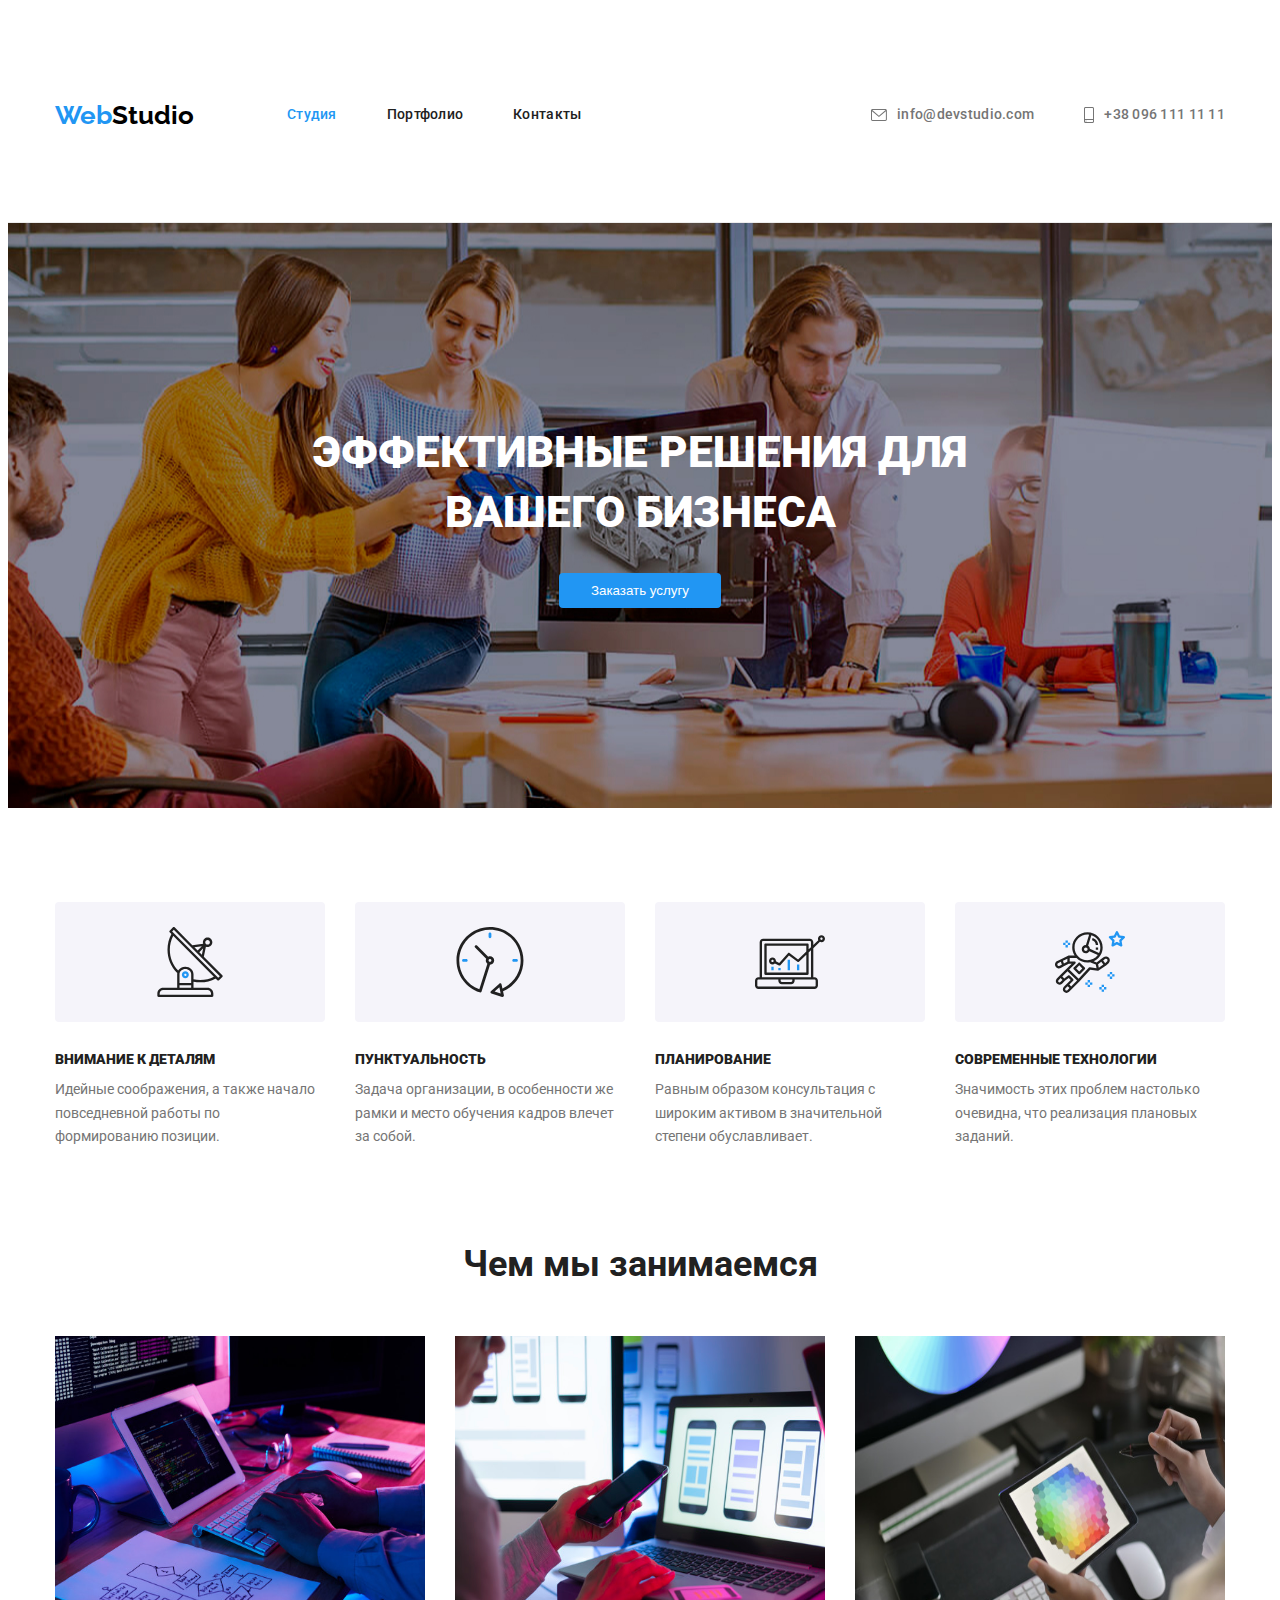
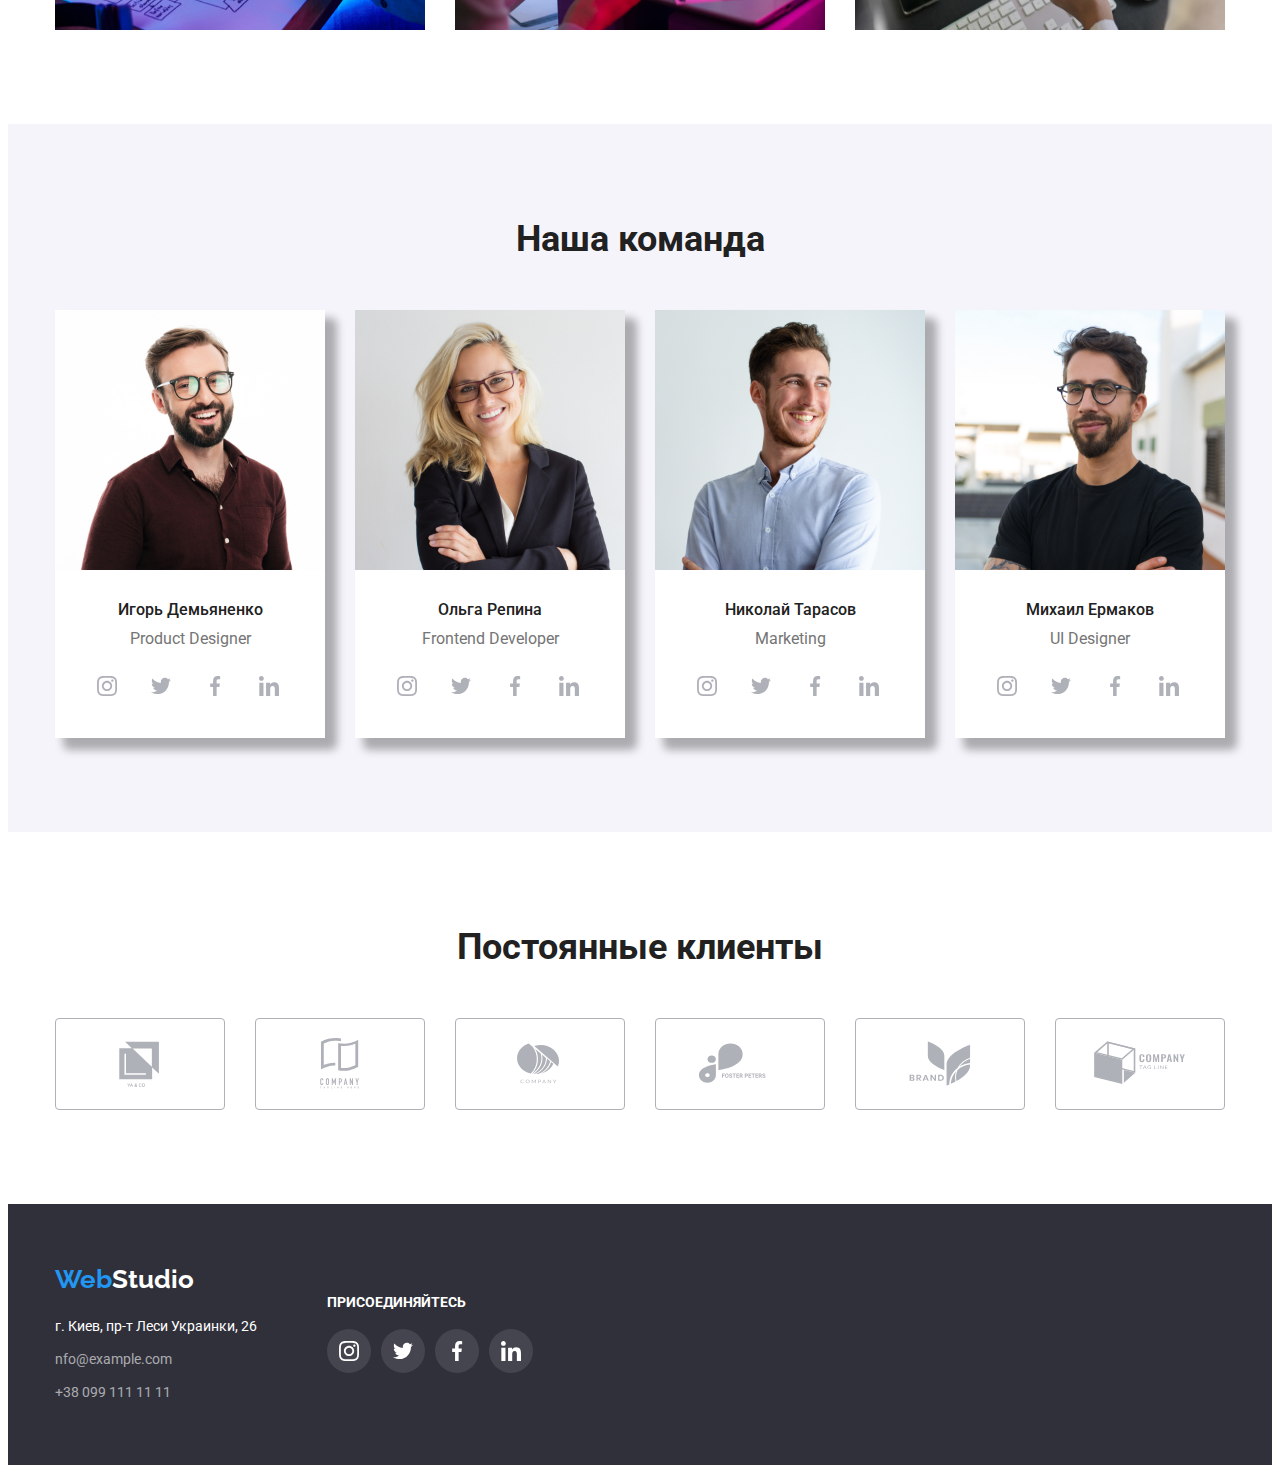
<file: index.html>
<!DOCTYPE html>
<html lang="ru">
<head>
    <meta charset="UTF-8">
    <meta http-equiv="X-UA-Compatible" content="IE=edge">
    <meta name="viewport" content="width=device-width, initial-scale=1.0">
    <title>Document</title>
    <link rel="stylesheet"
        href="https://fonts.googleapis.com/css2?family=Raleway:wght@700&family=Roboto:wght@400;500;700;900&display=swap"> 
    <link rel="stylesheet" href="https://cdnjs.cloudflare.com/ajax/libs/modern-normalize/1.1.0/modern-normalize.min.css" integrity="sha512-wpPYUAdjBVSE4KJnH1VR1HeZfpl1ub8YT/NKx4PuQ5NmX2tKuGu6U/JRp5y+Y8XG2tV+wKQpNHVUX03MfMFn9Q==" crossorigin="anonymous" referrerpolicy="no-referrer" />
    <link rel="stylesheet" href="./css/styles.css">
</head>

<body>
    <header class="header"> 
        <div class="container">
            <nav class="header-nav">
                <a class="logo" href="index.html"> <span class="logo-blue">Web</span><span class="logo-black">Studio</span>
                </a>
                <ul class="header-list list">
                    <li class="header-list-item"> <div class=header-img></div><a class="current" href="./index.html">Студия</a></li>
                    <li class="header-list-item"><a class="header-list-link header-link" href="./portfolio.html">Портфолио</a>
                    </li>
                    <li class="header-list-item"><a class="header-list-link header-link" href="">Контакты</a></li>
                </ul>
            </nav>
            <ul class="header-adress-list list">
                <li class="header-adress-item"><a class="header-adress-item header-link" 
                        href="mailto:info@devstudio.com" > <svg class="header-img" width="16" hight="12">
                            <use href="./images/sprite.svg#icon-envelope"></use>
                        </svg> info@devstudio.com</a></li>
                <li class="header-adress-item"> <a class="header-adress-item header-link" href="tel:+380961111111"> <svg class="header-img" width="10" hight="16">
                    <use href="./images/sprite.svg#icon-smartphone"></use>
                </svg>+38 096 111 11
                        11</a>
                </li>
            </ul>
        </div>
    </header>
    <!--Main section-->
    <main>
        <section class="hero"> 
            <div class="container">
            <h1 class="main-title">ЭФФЕКТИВНЫЕ РЕШЕНИЯ ДЛЯ ВАШЕГО БИЗНЕСА</h1>
            <button class="hero-btn" type="button">Заказать услугу</button>
            </div>
        </section>
        <!--Special section-->
        <section class="special section"> 
            <div class="container">
            <h2 class="visually-hidden">НАШЕ ПРЕИМУЩЕСТВО</h2>
            <ul class="special-list list">
                <li class="special-item"> 
                    <div class="special-image-container">
                    <svg class="special-item-image"><use href="./images/sprite.svg#icon-antenna" width="70" hight="70"></use></svg></div>
                    <h3 class="special-item-title">ВНИМАНИЕ К ДЕТАЛЯМ</h3>
                    <p class="special-item-text">Идейные соображения, а также начало повседневной работы по формированию
                        позиции.</p>
                </li>
                <li class="special-item"> 
                    <div class="special-image-container">
                        <svg class="special-item-image">
                            <use href="./images/sprite.svg#icon-clock" width="70" hight="70"></use>
                        </svg>
                    </div>
                    <h3 class="special-item-title">ПУНКТУАЛЬНОСТЬ</h3>
                    <p class="special-item-text">Задача организации, в особенности же рамки и место обучения кадров
                        влечет за собой.</p>
                </li>
                <li class="special-item"> 
                    <div class="special-image-container">
                        <svg class="special-item-image">
                            <use href="./images/sprite.svg#icon-diagram" width="70" hight="70"></use>
                        </svg>
                    </div>
                    <h3 class="special-item-title">ПЛАНИРОВАНИЕ</h3>
                    <p class="special-item-text">Равным образом консультация с широким активом в значительной степени
                        обуславливает.</p>
                </li>
                <li class="special-item"> 
                    <div class="special-image-container">
                        <svg class="special-item-image">
                            <use href="./images/sprite.svg#icon-astronaut" width="70" hight="70"></use>
                        </svg>
                    </div>
                    <h3 class="special-item-title">СОВРЕМЕННЫЕ ТЕХНОЛОГИИ</h3>
                    <p class="special-item-text">Значимость этих проблем настолько очевидна, что реализация плановых
                        заданий.</p>
                </li>
            </ul> 
            </div>
        </section>
        <!--What we doing section-->
        <section class="our-job section"> 
            <div class="container"> 
            <h2 class="our-job-title">Чем мы занимаемся</h2>
            <ul class="our-job-list list">
                <li class="our-job-item"><img src="./images/photo1.jpg" alt="компьютер" width="370" height="294"></li>
                <li class="our-job-item"><img src="./images/photo2.jpg" alt="телефон" width="370" height="294"></li>
                <li class="our-job-item"><img src="./images/photo3.jpg" alt="планшет" width="370" height="294"></li>
            </ul> 
            </div>
        </section>
        <!--Our team section-->
        <section class="team section"> 
            <div class="container">
            <h2 class="team-title">Наша команда</h2>
            <ul class="team-list list">
                <li class="team-item"><img src="./images/team/igordemianenko.jpg" alt="игорь" width="270" height="260">
                    <div class="personal">
                    <h3 class="team-item-name">Игорь Демьяненко</h3>
                    <p class="team-item-profession"><span lang="en">Product Designer</span></p> 
                    <ul class="social-list list"> 
                        <li class="social-item"><a href=""class="social-link"><svg class="social-icons" width="20" hight='20'> <use href="./images/sprite.svg#icon-instagram"></use></svg></a> </li> 
                        <li class="social-item"><a href="" class="social-link"><svg class="social-icons" width="20" hight='20'>
                            <use href="./images/sprite.svg#icon-twitter"></use>
                        </svg></a></li> 
                        <li class="social-item"> <a href="" class="social-link"><svg class="social-icons" width="20" hight='20'>
                            <use href="./images/sprite.svg#icon-facebook"></use>
                            </svg> </a> </li> 
                        <li class="social-item"> <a href="" class="social-link"> <svg class="social-icons" width="20" hight='20'>
                            <use href="./images/sprite.svg#icon-linkedin"></use>
                        </svg> </a> </li>
                    </ul>
                    </div>
                </li>
                <li class="team-item"> <img src="./images/team/olgarepina.jpg" alt="ольга" width="270" height="260">
                    <div class="personal">
                    <h3 class="team-item-name">Ольга Репина</h3>
                    <p class="team-item-profession"><span lang="en">Frontend Developer</span></p> 
                <ul class="social-list list">
                    <li class="social-item"><a href="" class="social-link"><svg class="social-icons" width="20" hight='20'>
                                <use href="./images/sprite.svg#icon-instagram"></use>
                            </svg></a> </li>
                    <li class="social-item"><a href="" class="social-link"><svg class="social-icons" width="20" hight='20'>
                                <use href="./images/sprite.svg#icon-twitter"></use>
                            </svg></a></li>
                    <li class="social-item"> <a href="" class="social-link"><svg class="social-icons" width="20" hight='20'>
                                <use href="./images/sprite.svg#icon-facebook"></use>
                            </svg> </a> </li>
                    <li class="social-item"> <a href="" class="social-link"> <svg class="social-icons" width="20" hight='20'>
                                <use href="./images/sprite.svg#icon-linkedin"></use>
                            </svg> </a> </li>
                </ul>
                </div>
                </li>
                <li class="team-item"> <img src="./images/team/nicolaitarasov.jpg" alt="николай" width="270"
                        height="260">
                    <div class="personal">
                    <h3 class="team-item-name">Николай Тарасов</h3>
                    <p class="team-item-profession"><span lang="en">Marketing</span></p> 
                <ul class="social-list list">
                    <li class="social-item"><a href="" class="social-link"><svg class="social-icons" width="20" hight='20'>
                                <use href="./images/sprite.svg#icon-instagram"></use>
                            </svg></a> </li>
                    <li class="social-item"><a href="" class="social-link"><svg class="social-icons" width="20" hight='20'>
                                <use href="./images/sprite.svg#icon-twitter"></use>
                            </svg></a></li>
                    <li class="social-item"> <a href="" class="social-link"><svg class="social-icons" width="20" hight='20'>
                                <use href="./images/sprite.svg#icon-facebook"></use>
                            </svg> </a> </li>
                    <li class="social-item"> <a href="" class="social-link"> <svg class="social-icons" width="20" hight='20'>
                                <use href="./images/sprite.svg#icon-linkedin"></use>
                            </svg> </a> </li>
                </ul>
                </div>
                </li>
                <li class="team-item"><img src="./images/team/mikhailermakov.jpg" alt="михаил" width="270" height="260">
                    <div class="personal">
                    <h3 class="team-item-name">Михаил Ермаков</h3>
                    <p class="team-item-profession"><span lang="en">UI Designer</span></p>
                <ul class="social-list link">
                    <li class="social-item"><a href="" class="social-link"><svg class="social-icons" width="20" hight='20'>
                                <use href="./images/sprite.svg#icon-instagram"></use>
                            </svg></a> </li>
                    <li class="social-item"><a href="" class="social-link"><svg class="social-icons" width="20" hight='20'>
                                <use href="./images/sprite.svg#icon-twitter"></use>
                            </svg></a></li>
                    <li class="social-item"> <a href="" class="social-link"><svg class="social-icons" width="20" hight='20'>
                                <use href="./images/sprite.svg#icon-facebook"></use>
                            </svg> </a> </li>
                    <li class="social-item"> <a href="" class="social-link"> <svg class="social-icons" width="20" hight='20'>
                                <use href="./images/sprite.svg#icon-linkedin"></use>
                            </svg> </a> </li>
                </ul>
                </div> 
                </li>
            </ul> 
            </div>
        </section> 
        <section class="customers section"> 
            <div class="container">
            <h2 class="customers-title">Постоянные клиенты</h2> 
            <ul class="customers-list"> 
                <li class="customers-item"> <a class="customers-link" href="" ></a><svg class="customer-img" width="106" hight="60"><use href="./images/sprite.svg#icon-yaco"></svg></li> 
                <li class="customers-item"> <a class="customers-link" href="" ></a><svg class="customer-img" width="106" hight="60"><use href="./images/sprite.svg#icon-tagline"></svg></li> 
                <li class="customers-item"> <a class="customers-link" href=""></a><svg class="customer-img" width="106" hight="60">
                        <use href="./images/sprite.svg#icon-company">
                    </svg></li> 
                <li class="customers-item"> <a class="customers-link" href=""></a><svg class="customer-img" width="106" hight="60">
                        <use href="./images/sprite.svg#icon-foster">
                    </svg></li> 
                <li class="customers-item"> <a class="customers-link" href=""></a><svg class="customer-img" width="106" hight="60">
                        <use href="./images/sprite.svg#icon-brand">
                    </svg></li> 
                <li class="customers-item"> <a class="customers-link" href=""></a><svg class="customer-img" width="106" hight="60">
                        <use href="./images/sprite.svg#icon-tgcompany">
                    </svg></li>
            </ul>
            </div>
        </section>
    </main>
    <footer class="footer"> 
        <div class="container"> 
        <div class="address-container">
        <a class="logo-footer logo" href="index.html"><span class="logo-blue">Web</span><span class="logo-white">Studio</span></a>
        <address class="footer-adress">
            <ul class="footer-adress-list list">
                <li class="footer-adress-item">г. Киев, пр-т Леси Украинки, 26</li>
                <li class="footer-adress-item"><a class="footer-link link"
                        href="mailto:nfo@example.com">nfo@example.com</a> </li>
                <li class="footer-adress-item"><a class="footer-link link" href="tel:+380991111111">+38 099 111 11
                        11</a></li>
            </ul>

        </address>  
        </div>

        <div class="join">
        <h2 class="join-title">ПРИСОЕДИНЯЙТЕСЬ</h2> 
        <ul class="join-list list">
            <li class="join-item"><a href="" class="join-link"><svg class="join-icons" width="20" hight='20'>
                        <use href="./images/sprite.svg#icon-instagram"></use>
                    </svg></a> </li>
            <li class="join-item"><a href="" class="join-link"><svg class="join-icons" width="20" hight='20'>
                        <use href="./images/sprite.svg#icon-twitter"></use>
                    </svg></a></li>
            <li class="join-item"> <a href="" class="join-link"><svg class="join-icons" width="20" hight='20'>
                        <use href="./images/sprite.svg#icon-facebook"></use>
                    </svg> </a> </li>
            <li class="join-item"> <a href="" class="join-link"> <svg class="join-icons" width="20" hight='20'>
                        <use href="./images/sprite.svg#icon-linkedin"></use>
                    </svg> </a> </li>
        </ul> 
        </div>
        </div>
    </footer>

</body>

</html>
</file>
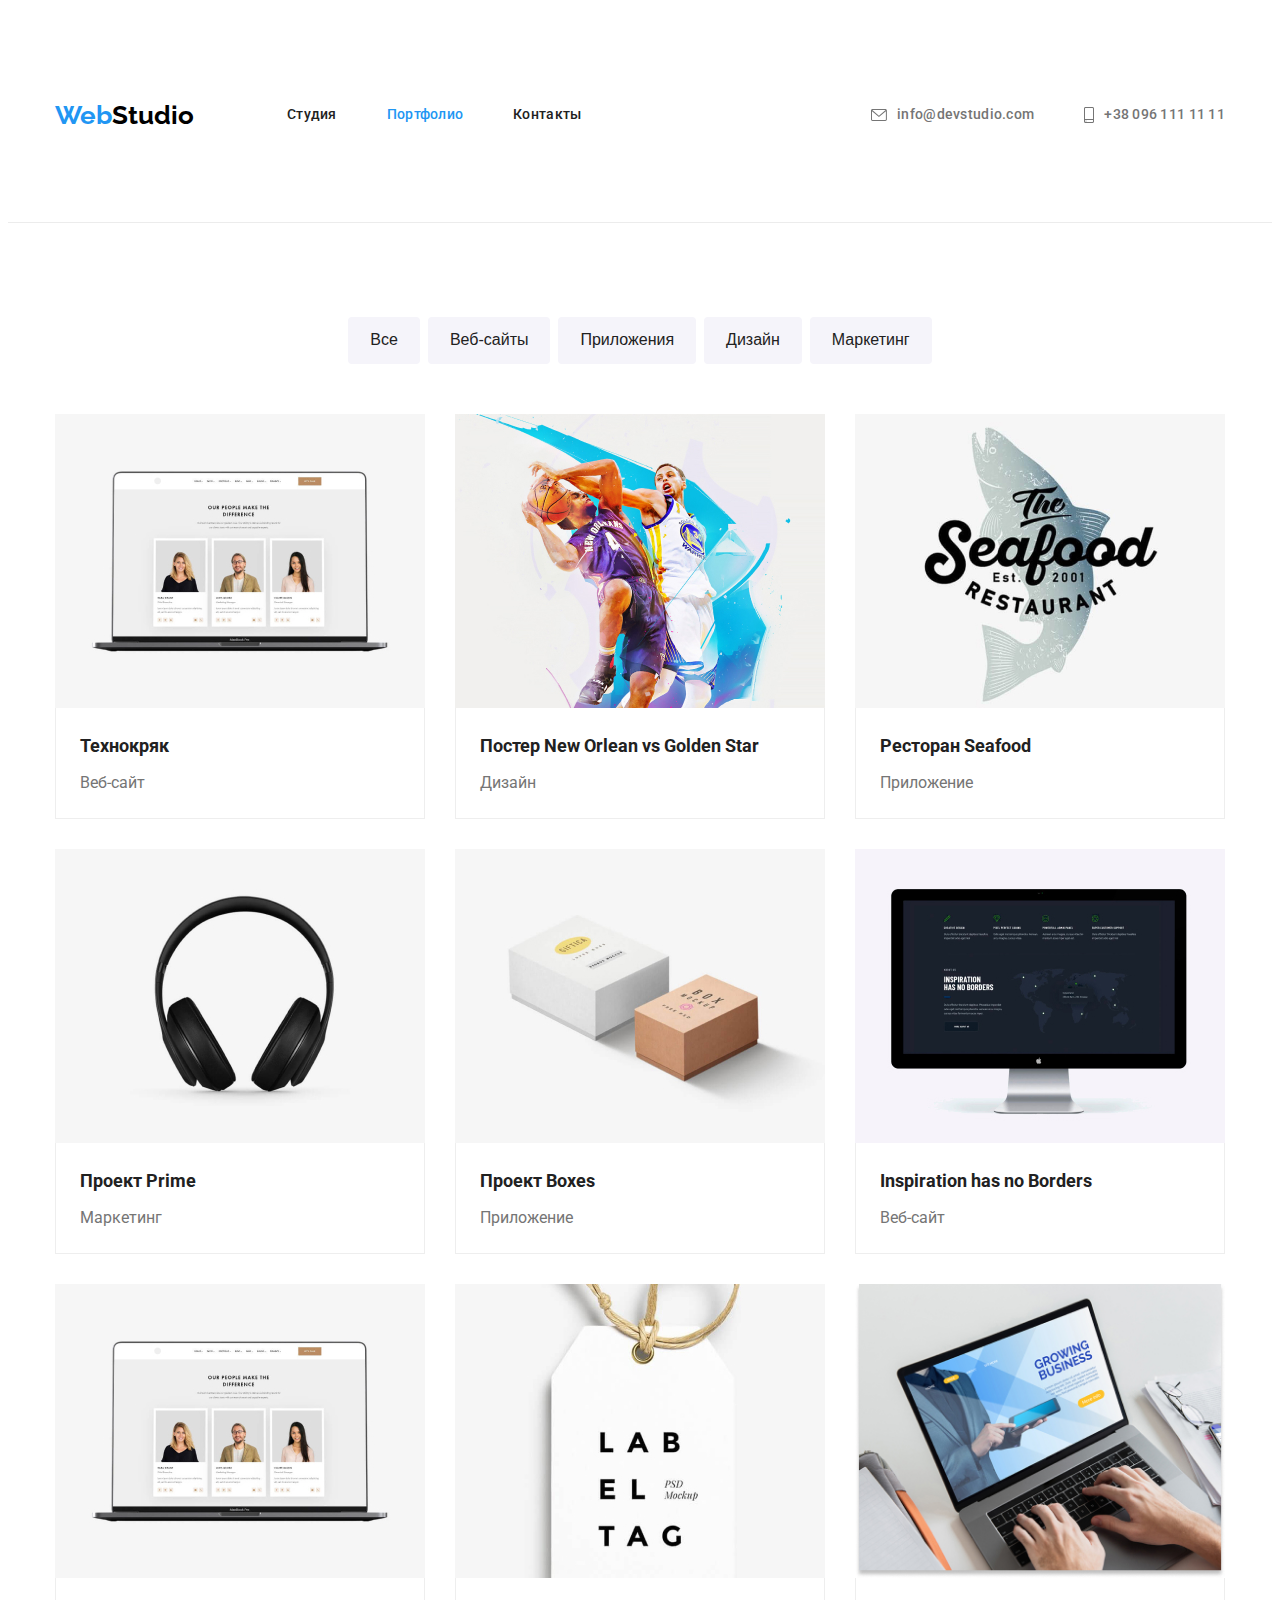
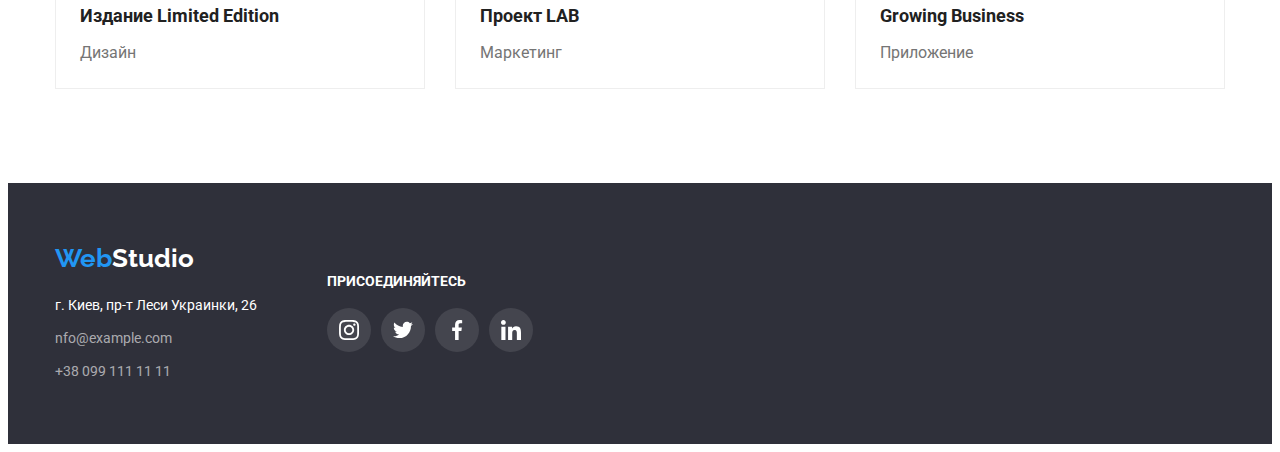
<file: portfolio.html>
<!DOCTYPE html>
<html lang="ru">
<head>
    <meta charset="UTF-8">
    <meta http-equiv="X-UA-Compatible" content="IE=edge">
    <meta name="viewport" content="width=device-width, initial-scale=1.0">
    <title>Document</title>
    <link rel="stylesheet"
        href="https://fonts.googleapis.com/css2?family=Raleway:wght@700&family=Roboto:wght@400;500;700;900&display=swap">
    <link rel="stylesheet"
        href="https://cdnjs.cloudflare.com/ajax/libs/modern-normalize/1.1.0/modern-normalize.min.css"
        integrity="sha512-wpPYUAdjBVSE4KJnH1VR1HeZfpl1ub8YT/NKx4PuQ5NmX2tKuGu6U/JRp5y+Y8XG2tV+wKQpNHVUX03MfMFn9Q=="
        crossorigin="anonymous" referrerpolicy="no-referrer" />
    <link rel="stylesheet" href="./css/styles.css">
</head>

<body>
    <header class="header">
        <div class="container">
            <nav class="header-nav">
                <a class="logo" href="index.html"> <span class="logo-blue">Web</span><span class="logo-black">Studio</span>
                </a>
                <ul class="header-list list">
                    <li class="header-list-item"><a class="header-list-link header-link" href="./index.html">Студия</a></li>
                    <li class="header-list-item"><a class="current header-link" href="./portfolio.html">Портфолио</a></li>
                    <li class="header-list-item"><a class="header-list-link header-link" href="">Контакты</a></li>
                </ul>
            </nav>
            <ul class="header-adress-list list">
                <li class="header-adress-item"><a class="header-adress-item header-link"
                        href="mailto:info@devstudio.com"><svg class="header-img" width="16" hight="12"><use href="./images/sprite.svg#icon-envelope"></use></svg>info@devstudio.com</a></li>
                <li class="header-adress-item"><a class="header-adress-item header-link" href="tel:+380961111111"> <svg class="header-img" width="10" hight="16">
                    <use href="./images/sprite.svg#icon-smartphone"></use>
                </svg>+38 096 111 11
                        11</a>
                </li>
            </ul>
        </div>
    </header>
    <main>
        <!-- Portfolio section -->
        <section class="portfolio section">  
            <div class="container"> 
            <h1 class="visually-hidden">Портфолио</h1>
            <ul class="portfolio-button-list list">
                <li class="portfolio-button-list-item"> <button class="button" type="button">Все</button>

                </li>
                <li class="portfolio-button-list-item"> <button class="button" type="button">Веб-сайты</button>

                </li>
                <li class="portfolio-button-list-item"> <button class="button" type="button">Приложения</button>

                </li>
                <li class="portfolio-button-list-item"> <button class="button" type="button">Дизайн</button>

                </li>
                <li class="portfolio-button-list-item"> <button class="button" type="button">Маркетинг</button>

                </li>

            </ul>

            <ul class="portfolio-catalogue-list list">
                <li class="portfolio-catalogue-list-item"> <img src="./images/portfolio/technocrack.jpg" alt="technocrack" width="370" height="294">
                    <div class="portfolio-card"> 
                    <h2 class="portfolio-catalogue-list-title">Технокряк</h2>
                    <p class="portfolio-catalogue-list-text">Веб-сайт</p>
                                        </div>      
                </li>
                <li class="portfolio-catalogue-list-item"> <img src="./images/portfolio/new-orlean-vs-golden-star.jpg" alt="new-orlean-vs-golden-star"
                        width="370" height="294"> 
                    <div class="portfolio-card">
                    <h2 class="portfolio-catalogue-list-title">Постер <span lang="en">New Orlean vs Golden Star</span></h2>
                    <p class="portfolio-catalogue-list-text">Дизайн</p>
                    </div>      
                </li>
                <li class="portfolio-catalogue-list-item"> <img src="./images/portfolio/seafood.jpg" alt="seafood" width="370" height="294">
                    <div class="portfolio-card">  
                    <h2 class="portfolio-catalogue-list-title">Ресторан <span lang="en">Seafood</span></h2>
                    <p class="portfolio-catalogue-list-text">Приложение</p>
                    </div>      
                </li>
                <li class="portfolio-catalogue-list-item"> <img src="./images/portfolio/prime.jpg" alt="prime" width="370" height="294">
                    <div class="portfolio-card">
                    <h2 class="portfolio-catalogue-list-title">Проект <span lang="en">Prime</span></h2>
                    <p class="portfolio-catalogue-list-text">Маркетинг</p>
                    </div>      
                </li>
                <li class="portfolio-catalogue-list-item"> <img src="./images/portfolio/boxes.jpg" alt="boxes" width="370" height="294">
                    <div class="portfolio-card">
                    <h2 class="portfolio-catalogue-list-title">Проект <span lang="en">Boxes</span></h2>
                    <p class="portfolio-catalogue-list-text">Приложение</p>
                    </div>      
                </li>
                <li class="portfolio-catalogue-list-item"> <img src="./images/portfolio/inspiration-has-no-borders.jpg" alt="inspiration-has-no-borders"
                        width="370" height="294">
                    <div class="portfolio-card">
                    <h2 class="portfolio-catalogue-list-title"><span lang="en">Inspiration has no Borders</span></h2>
                    <p class="portfolio-catalogue-list-text">Веб-сайт</p>
                    </div>      
                </li>
                <li class="portfolio-catalogue-list-item"> <img src="./images/portfolio/technocrack.jpg" alt="technocrack" width="370" height="294">
                    <div class="portfolio-card">
                    <h2 class="portfolio-catalogue-list-title">Издание <span lang="en">Limited Edition</span></h2>
                    <p class="portfolio-catalogue-list-text">Дизайн</p>
                    </div>      
                </li>
                <li class="portfolio-catalogue-list-item"> <img src="./images/portfolio/lab.jpg" alt="lab" width="370" height="294">
                    <div class="portfolio-card">
                    <h2 class="portfolio-catalogue-list-title">Проект <span lang="en">LAB</span></h2>
                    <p class="portfolio-catalogue-list-text">Маркетинг</p>
                    </div>      
                </li>
                <li class="portfolio-catalogue-list-item"> <img src="./images/portfolio/growing-business.jpg" alt="growing-business.jpg" width="370"
                        height="294">
                    <div class="portfolio-card">
                    <h2 class="portfolio-catalogue-list-title"><span lang="en">Growing Business</span></h2>
                    <p class="portfolio-catalogue-list-text">Приложение</p>
                    </div>      
                </li>


            </ul> 
            </div>
        </section>


    </main>
    <footer class="footer">
        <div class="container">
            <div class="address-container">
                <a class="logo-footer logo" href="index.html"><span class="logo-blue">Web</span><span
                        class="logo-white">Studio</span></a>
                <address class="footer-adress">
                    <ul class="footer-adress-list list">
                        <li class="footer-adress-item">г. Киев, пр-т Леси Украинки, 26</li>
                        <li class="footer-adress-item"><a class="footer-link link"
                                href="mailto:nfo@example.com">nfo@example.com</a> </li>
                        <li class="footer-adress-item"><a class="footer-link link" href="tel:+380991111111">+38 099 111 11
                                11</a></li>
                    </ul>
    
                </address>
            </div>
    
            <div class="join">
                <h2 class="join-title">ПРИСОЕДИНЯЙТЕСЬ</h2>
                <ul class="join-list list">
                    <li class="join-item"><a href="" class="join-link"><svg class="join-icons" width="20" hight='20'>
                                <use href="./images/sprite.svg#icon-instagram"></use>
                            </svg></a> </li>
                    <li class="join-item"><a href="" class="join-link"><svg class="join-icons" width="20" hight='20'>
                                <use href="./images/sprite.svg#icon-twitter"></use>
                            </svg></a></li>
                    <li class="join-item"> <a href="" class="join-link"><svg class="join-icons" width="20" hight='20'>
                                <use href="./images/sprite.svg#icon-facebook"></use>
                            </svg> </a> </li>
                    <li class="join-item"> <a href="" class="join-link"> <svg class="join-icons" width="20" hight='20'>
                                <use href="./images/sprite.svg#icon-linkedin"></use>
                            </svg> </a> </li>
                </ul>
            </div>
        </div>
    </footer>

</body>

</html>
</file>
<file: css/styles.css>
:root {
  --primary-text-color: #757575;
  --title-text-color: #212121;
  --accent-color: #2196f3;
  --catalogu-gap: 30px;
}
body {
  font-family: Roboto, sans-serif;
  color: var(--primary-text-color);
}
* {
  box-sizing: border-box;
}
p,
h1,
h2,
h3,
h3,
h4,
h5,
h6 {
  margin-top: 0;
  margin-bottom: 0;
}
ul {
  margin-top: 0;
  margin-bottom: 0;
  padding-left: 0;
}
.header-link {
  display: block;
  padding-bottom: 32px;
  padding-top: 32px;
  text-decoration: none;
}
.header-link:hover {
  color: var(--accent-color);
}
.header-link:focus {
  color: var(--accent-color);
}
.link {
  text-decoration: none;
}
.link:hover {
  color: var(--accent-color);
}
.link:focus {
  color: var(--accent-color);
}

.list {
  list-style-type: none;
}
.container {
  width: 1200px;
  padding-left: 15px;
  padding-right: 15px;
  margin: 0 auto;
}
.button {
  padding: 6px 22px;

  border-radius: 4px;
  border: transparent;
  color: var(--title-text-color);
  background: #f5f4fa;
  font-weight: 500;
  font-size: 16px;
  line-height: 2.17;
  text-decoration: none;
  cursor: pointer;
}
.button:focus {
  color: #ffffff;
  background: var(--accent-color);
}
.button:hover {
  color: #ffffff;
  background: var(--accent-color);
}
img {
  display: block;
  max-width: 100%;
}
.current {
  display: block;
  padding-bottom: 32px;
  padding-top: 32px;
  text-decoration: none;
  color: var(--accent-color);
}
.section {
  padding: 94px 0px;
}
.visually-hidden {
  position: absolute;
  clip: rect(0 0 0 0);
  width: 1px;
  height: 1px;
  margin: -1px;
}
/* -------header--------- */
.header {
  border-bottom: 1px solid #ececec;
}
.header .container {
  display: flex;
  align-items: center;
}
.header-nav {
  display: flex;
  align-items: center;
}
.logo {
  margin-right: 93px;

  font-family: Raleway;
  font-weight: 700;
  font-size: 26px;
  line-height: 1.19;
  text-decoration: none;
}
.logo-blue {
  color: #2196f3;
}
.logo-black {
  color: #000000;
}
.header-list {
  display: flex;
}
.header-list-item {
  color: #212121;
  font-weight: 500;
  font-size: 14px;
  line-height: 1.14;
  letter-spacing: 0.02em;
}

.header-list-item:not(:last-child) {
  margin-right: 50px;
}
.header-adress-item {
  display: flex;
  justify-content: right;
  align-items: center;
}
.header-adress-item:not(:first-child) {
  margin-left: 50px;
}

.header-list-link {
  color: var(--title-text-color);
}
.header-list-link .link {
  display: block;
  padding-top: 32px;
  padding-bottom: 32px;
}

.header-adress-list {
  display: flex;
  margin-left: auto;

  font-weight: 500;
  font-size: 14px;
  line-height: 1.14;
  letter-spacing: 0.02em;
}
.header-adress-item {
  color: var(--primary-text-color);
}
.adress-icon:hover .header-adress-list {
  fill: var(--accent-color);
  display: block;
}
.header-img {
  margin-right: 10px;
  fill: currentcolor;
}
/*-------footer------------- */
.footer {
  background-color: #2f303a;
  padding-top: 60px;
  padding-bottom: 60px;
}
.footer .container {
  display: flex;
  align-items: center;
}
.address-container {
  margin-right: 70px;
}
.logo-white {
  color: #ffffff;
}
.logo-footer {
  margin-top: 60px;
  margin-right: 0;
}
.footer-adress {
  margin-top: 20px;
}
.footer-adress-item:not(:first-child) {
  margin-top: 9px;
}
.footer-adress-item {
  font-style: normal;
  font-weight: normal;
  font-size: 14px;
  line-height: 1.71;
  color: #ffffff;
}
.footer-link {
  font-size: 14px;
  line-height: 1.71;
  color: rgba(255, 255, 255, 0.6);
}
.join-title {
  font-family: roboto;
  font-style: 700px;
  font-size: 14px;
  line-height: 16px;
  line-height: 100%;
  align: Left;
  vertical-align: Top;
  color: #ffffff;
  letter-spacing: 3%;
}
.join-list {
  margin-top: 20px;
  list-style-type: none;
  display: flex;
  justify-conten: center;
}
.join-item {
  text-decoration: none;
}
.join-item {
  width: 44px;
  height: 44px;
}
.join-item:not(:last-child) {
  margin-right: 10px;
}
.join-icons {
  fill: #ffffff;
  border: 50%;
}
.join-link {
  width: 44px;
  height: 44px;
  display: flex;
  align-items: center;
  justify-content: center;
  border-radius: 50%;
  background: rgba(255, 255, 255, 0.1);
}
.join-link:hover,
.join-link:focus {
  background-color: var(--accent-color);
}

.join-link:hover .social-icons,
.join-link:focus .social-icons {
  fill: #ffffff;
}
/* ----------customers section-------------- */
.customers-title {
  font-weight: 700;
  font-size: 36px;
  line-height: 1.17;
  text-align: center;
  color: var(--title-text-color);
}
.customers-item:hover,
.customers-item:focus {
  border-color: var(--accent-color);
  cursor: pointer;
}
.customers-item:hover .customer-img,
.customers-item:focus .customer-img {
  fill: var(--accent-color);
}

.customers-list {
  margin-top: 50px;
  display: block;
  display: flex;
  align-items: center;
  justify-content: center;
}
.customers-item {
  width: 170px;
  height: 92px;
  display: block;
  align-items: center;
  justify-content: center;

  border-top: 1px solid #afb1b8;
  border-left: 1px Solid #afb1b8;
  border-right: 1px Solid #afb1b8;
  border-bottom: 1px Solid #afb1b8;
  padding: 16px 32px;

  border-radius: 4px;
}
.customers-item:not(:last-child) {
  margin-right: 30px;
}
.customer-img {
  width: 100%;
  height: 100%;
  fill: #afb1b8;
}
/*-------Main section------ */

.hero {
  background-color: #2f303a;
  text-align: center;
  padding-top: 200px;
  padding-bottom: 200px;
  background-image: linear-gradient(rgba(47, 48, 58, 0.4) ; rgba(47, 48, 58, 0.4));
  background-image: url(../images/hero.jpg);
  background-repeat: no-repeat;
  background-position: center;
  background-size: 1600px;
}
.main-title {
  margin: auto;
  width: 696px;
  font-weight: 900;
  font-size: 44px;
  line-height: 1.36;
  text-align: center;
  color: #ffffff;
}
.hero-btn {
  padding: 10px 32px;
  margin-top: 30px;
  cursor: pointer;
  border: transparent;
  border-radius: 4px;
  padding: 10px 32px;
  color: #ffffff;
  background: var(--accent-color);
}
/* ---------Special section--------- */

.special-list {
  display: flex;
  justify-content: space-between;
}
.special-item {
  width: 270px;
}
.special-item-title {
  margin-top: 30px;
  font-weight: 900;
  font-size: 14px;
  line-height: 1.14;
  color: var(--title-text-color);
}
.special-item-text {
  margin-top: 10px;
  width: 270px;

  font-size: 14px;
  line-height: 1.71;
}
.special-image-container {
  width: 270px;
  height: 120px;
  border-radius: 4px;
  background-color: #f5f4fa;
  padding: 25px 100px;
}
.special-item-image {
  width: 100%;
  height: 100%;

  justify-content: center;
  align-items: center;
}
/* --------- What we doing section---------*/
.our-job {
  padding-top: 0;
}
.our-job-title {
  font-weight: 700;
  font-size: 36px;
  line-height: 1.17;
  text-align: center;
  color: var(--title-text-color);
}
.our-job-list {
  display: flex;
  justify-content: space-between;
  margin-top: 50px;
}
/* ---------Our team section--------- */
.team {
  background-color: #f5f4fa;
}
.team-title {
  font-weight: 700;
  font-size: 36px;
  line-height: 1.17;
  text-align: center;
  color: var(--title-text-color);
}
.team-item {
  border-radius: 4px;
  box-shadow: 10px 10px 8px 2px rgba(0, 0, 0, 0.3);
  width: 270px;
}
.team-list {
  text-align: center;
  display: flex;
  justify-content: space-between;
  margin-top: 50px;
}
.team-item-name {
  font-weight: 500;
  font-size: 16px;
  line-height: 1.19;
  color: var(--title-text-color);
}
.team-item-profession {
  margin-top: 10px;

  font-size: 16px;
  line-height: 1.19;
  text-align: center;
}
.personal {
  padding: 30px;
  background-color: #ffffff;
}
.social-list {
  margin-top: 16px;
  list-style-type: none;
  display: flex;
  justify-conten: center;
}
.sociak-item {
  text-decoration: none;
}
.social-item {
  width: 44px;
  height: 44px;
}
.social-item:not(:last-child) {
  margin-right: 10px;
}
.social-icons {
  fill: #afb1b8;
  border: 50%;
}
.social-link {
  width: 44px;
  height: 44px;
  display: flex;
  align-items: center;
  justify-content: center;
  border-radius: 50%;
  background: #ffffff;
}
.social-link:hover,
.social-link:focus {
  background-color: var(--accent-color);
}

.social-link:hover .social-icons,
.social-link:focus .social-icons {
  fill: #ffffff;
}
/* ----------customers section-------------- */
.customers-title {
  font-weight: 700;
  font-size: 36px;
  line-height: 1.17;
  text-align: center;
  color: var(--title-text-color);
}
.customers-item:hover,
.customers-item:focus {
  border-color: var(--accent-color);
  cursor: pointer;
}
.customers-item:hover .customer-img,
.customers-item:focus .customer-img {
  fill: var(--accent-color);
}

.customers-list {
  margin-top: 50px;
  display: block;
  display: flex;
  align-items: center;
  justify-content: center;
}
.customers-item {
  width: 170px;
  height: 92px;
  display: block;
  align-items: center;
  justify-content: center;

  border-top: 1px solid #afb1b8;
  border-left: 1px Solid #afb1b8;
  border-right: 1px Solid #afb1b8;
  border-bottom: 1px Solid #afb1b8;
  padding: 16px 32px;

  border-radius: 4px;
}
.customers-item:not(:last-child) {
  margin-right: 30px;
}
.customer-img {
  width: 100%;
  height: 100%;
  fill: #afb1b8;
}
/* ----------Portfolio section------------- */
.portfolio-catalogue-list {
  padding-top: 50px;
  display: flex;
  flex-wrap: wrap;
  flex-basis: calc(100% / 3 - var(--catalogu-gap));
  margin-left: calc(-1 * var(--catalogu-gap));
  margin-top: calc(-1 * var(--catalogu-gap));
}
.portfolio-catalogue-list-title {
  font-weight: 700;
  font-size: 18px;
  line-height: 2;
  color: var(--title-text-color);
}
.portfolio-catalogue-list-item {
  margin-top: var(--catalogu-gap);
  margin-left: var(--catalogu-gap);
  /* outline: 1px solid #2196f3; */
}
.portfolio-catalogue-list-item:hover,
.portfolio-catalogue-list-item:focus {
  box-shadow: 10px 10px 8px 2px rgba(0, 0, 0, 0.3);

  cursor: pointer;
}
.portfolio-catalogue-list-text {
  margin-top: 4px;

  font-size: 16px;
  line-height: 1.88;
}
.portfolio-card {
  border-left: 1px Solid #eeeeee;
  border-right: 1px Solid #eeeeee;
  border-bottom: 1px Solid #eeeeee;
  padding: 20px 24px;
}
.portfolio-button-list {
  display: flex;
  justify-content: center;
}
.portfolio-button-list-item:not(:first-child) {
  margin-left: 8px;
}
</file>
